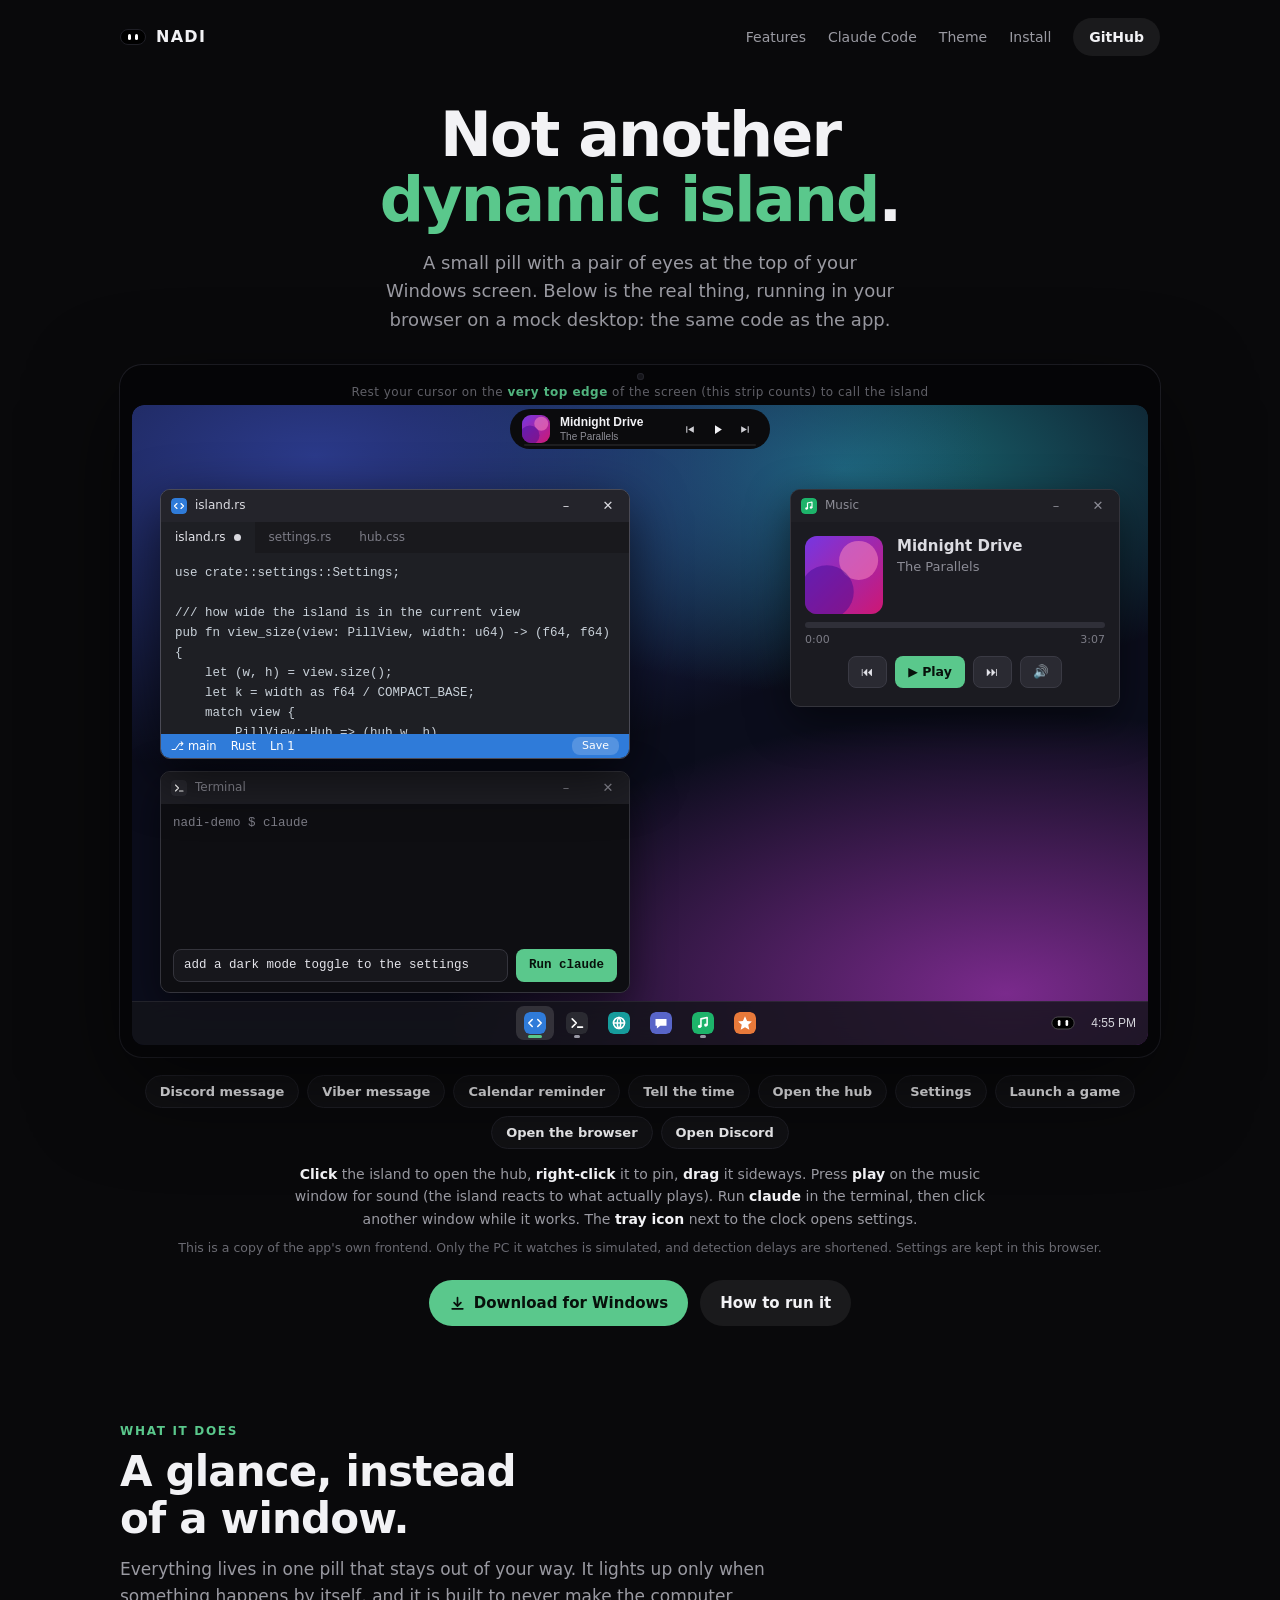
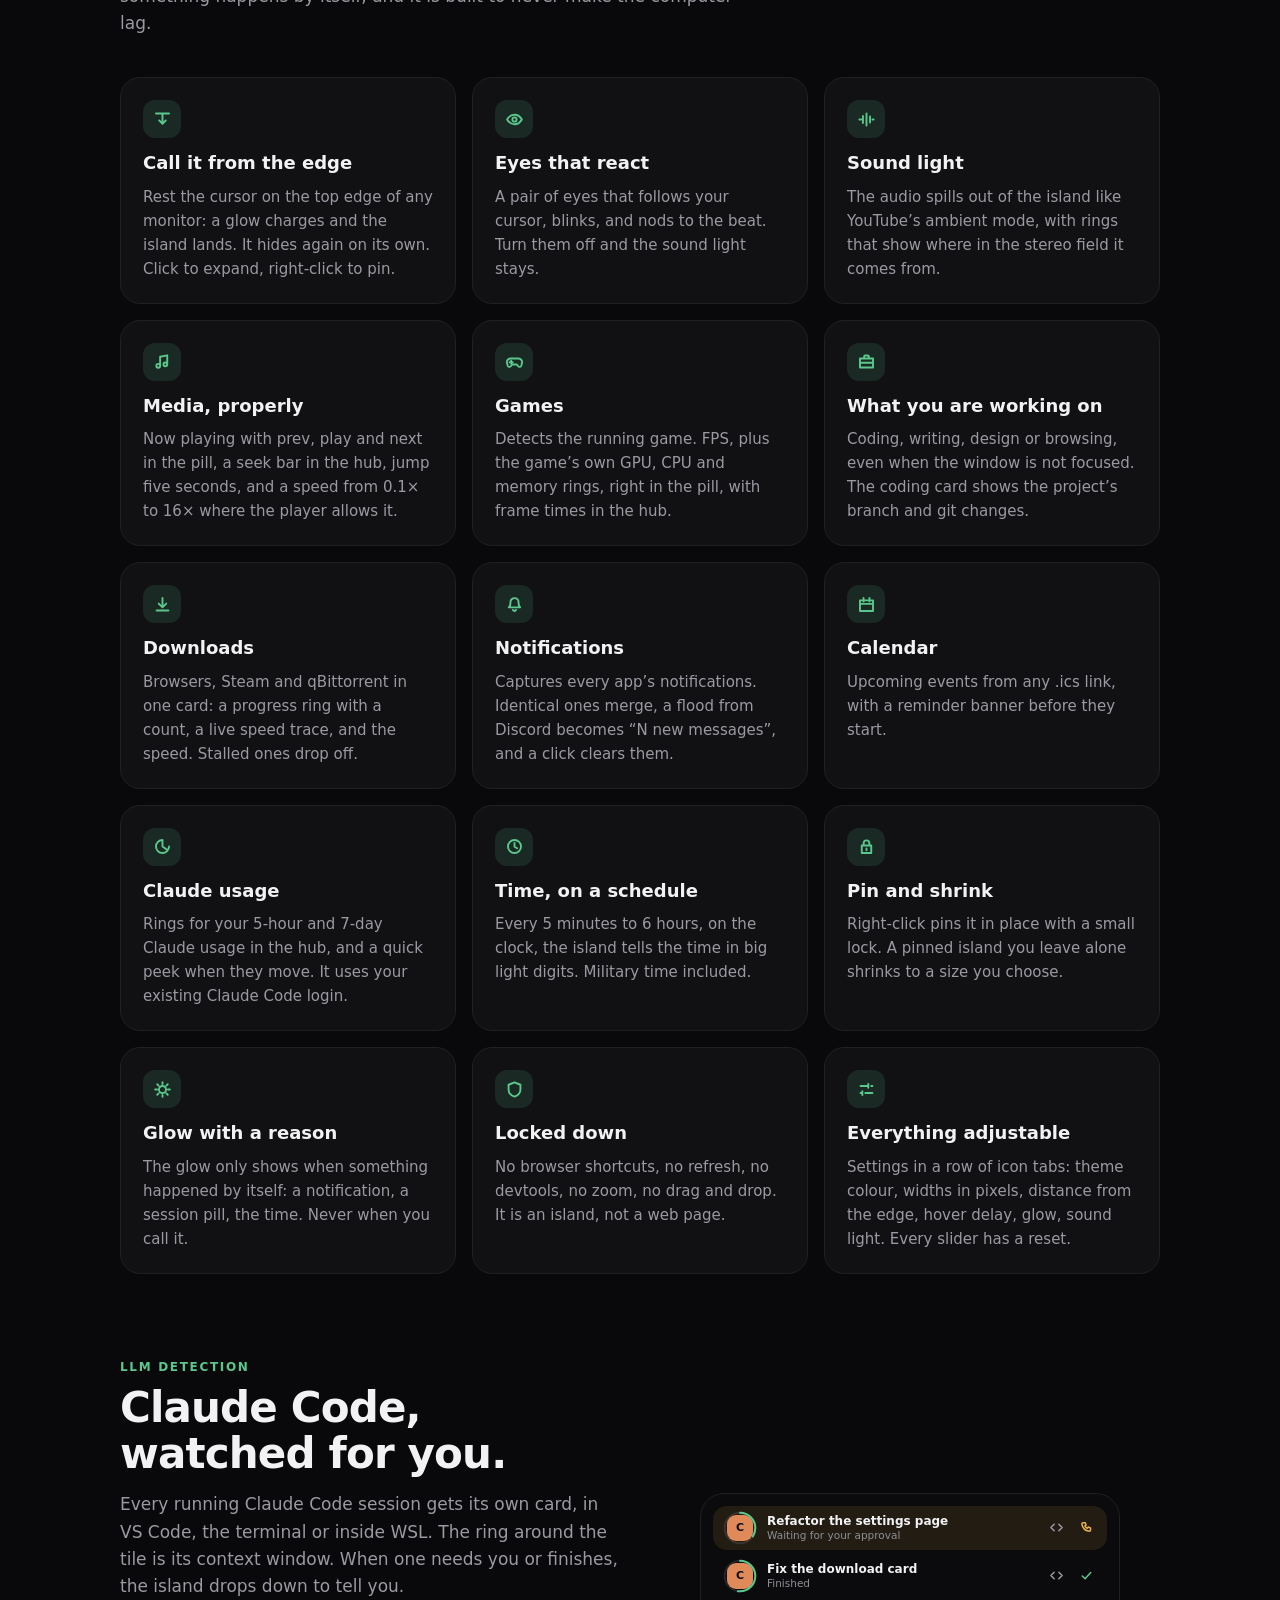
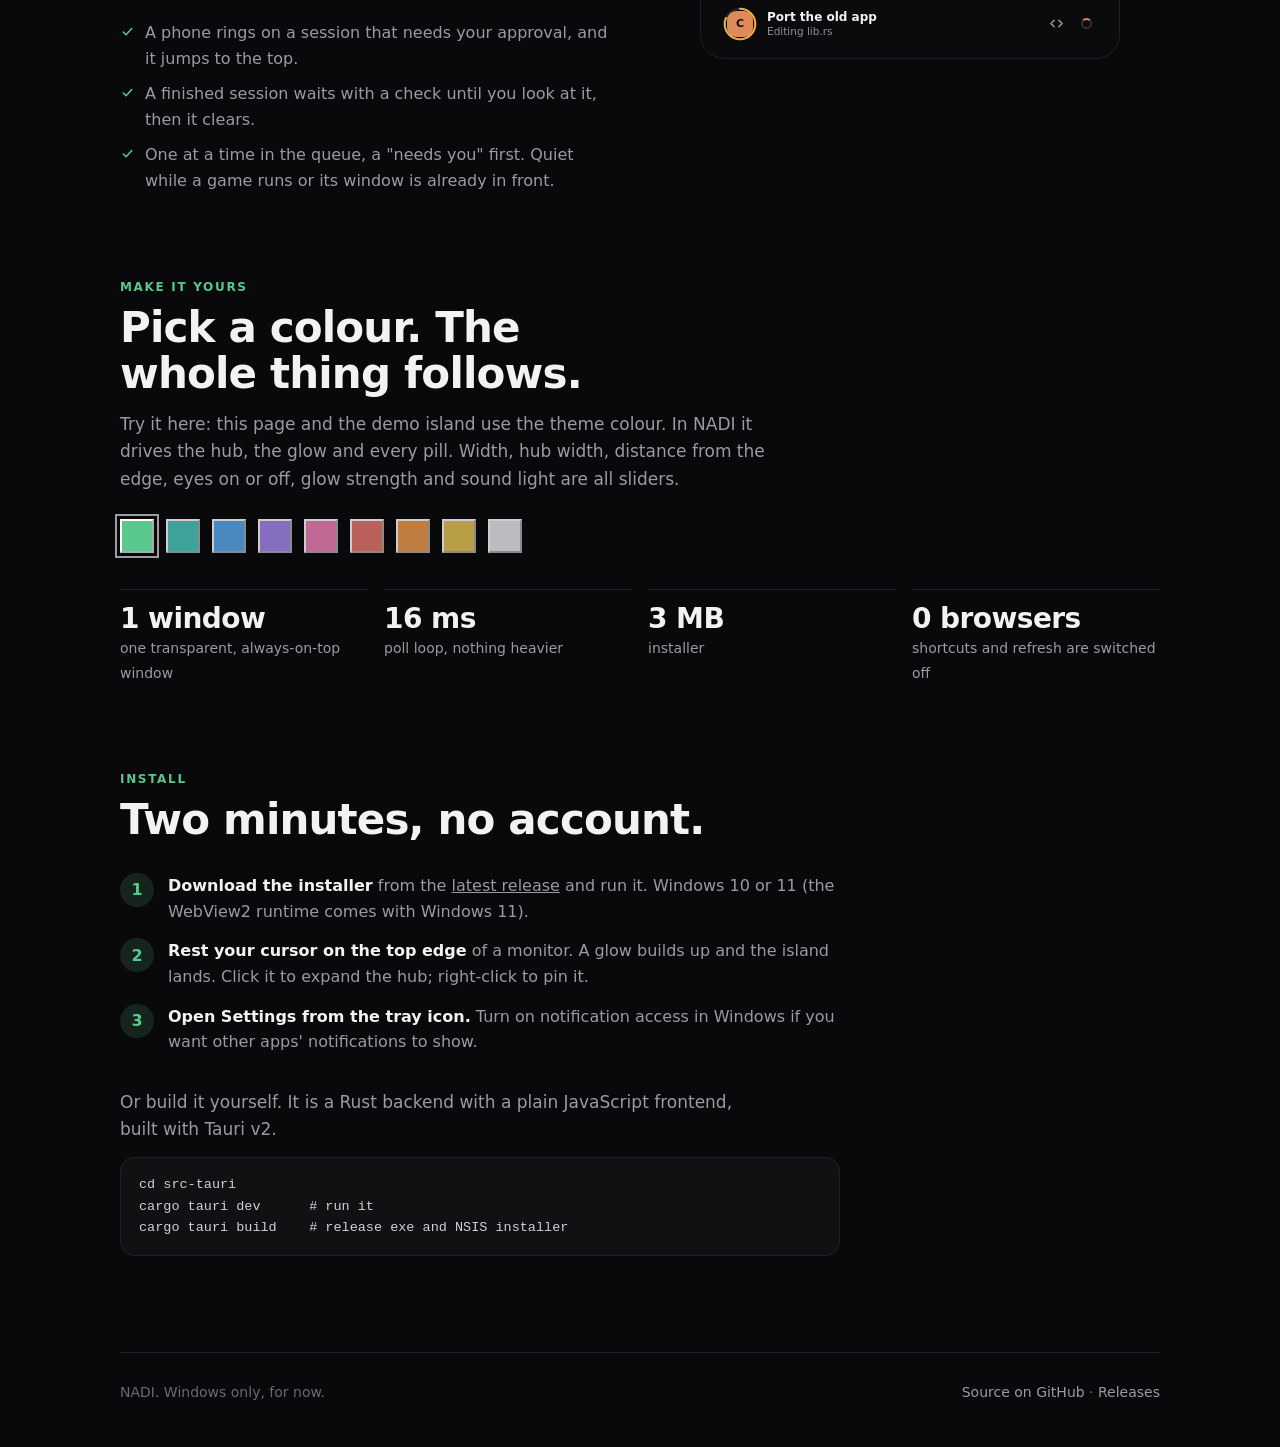
<file: docs/index.html>
<!doctype html>
<html lang="en">
<head>
<meta charset="utf-8">
<meta name="viewport" content="width=device-width, initial-scale=1">
<title>NADI — Not Another Dynamic Island</title>
<meta name="description" content="A living pill at the top of your Windows screen. It shows what is playing, which game you are in, what is downloading, which Claude Code session needs you, and what time it is. Try it on the mock desktop.">
<meta name="theme-color" content="#09090b">
<meta property="og:title" content="NADI — Not Another Dynamic Island">
<meta property="og:description" content="A Dynamic Island for the Windows desktop. Try the live demo.">
<style>
/* Layout: one dark page. The first section is a mock desktop with a working island you can play with,
   then a feature grid, the Claude Code section, the theme colour, install steps. Every colour comes
   from --accent so the swatches (here and in the demo's settings) recolour everything. */
:root {
  color-scheme: dark;
  --bg: #09090b;
  --panel: #111114;
  --line: #1f1f26;
  --fg: #f2f2f5;
  --dim: #9a9aa2;
  --mute: #6a6a72;
  --accent: #5ac88c;
  --accent-rgb: 90, 200, 140;
  --accent-deep: #3a8f63;
  --amber: #e8b04a;
  --claude: #e08a5a;
  --spring: cubic-bezier(0.34, 1.56, 0.64, 1);
  --font: "Segoe UI Variable Text", "Segoe UI", system-ui, -apple-system, sans-serif;
  --display: "Segoe UI Variable Display", "Segoe UI", system-ui, -apple-system, sans-serif;
}
* { box-sizing: border-box; }
html { scroll-behavior: smooth; }
body { margin: 0; background: var(--bg); color: var(--fg); font: 16px/1.6 var(--font); padding-inline: 20px; -webkit-font-smoothing: antialiased; }
a { color: inherit; }
.wrap { max-width: 1040px; margin: 0 auto; }
svg { display: block; }
button { font: inherit; color: inherit; }
:focus-visible { outline: 2px solid var(--accent); outline-offset: 3px; border-radius: 6px; }

nav { display: flex; align-items: center; justify-content: space-between; gap: 16px; padding-block: 18px; }
.brand { display: flex; align-items: center; gap: 10px; font-weight: 700; letter-spacing: 0.08em; text-decoration: none; }
.brand i { width: 26px; height: 16px; border-radius: 9px; background: #000; border: 1px solid var(--line); position: relative; display: block; }
.brand i::before, .brand i::after { content: ""; position: absolute; top: 4px; width: 3px; height: 6px; border-radius: 2px; background: #fff; }
.brand i::before { left: 7px; } .brand i::after { right: 7px; }
nav .links { display: flex; gap: 22px; align-items: center; font-size: 14px; color: var(--dim); }
nav .links a { text-decoration: none; } nav .links a:hover { color: var(--fg); }
@media (max-width: 640px) { nav .links a.hide-s { display: none; } }
.btn { display: inline-flex; align-items: center; gap: 8px; padding: 11px 20px; border-radius: 999px; font-weight: 600; font-size: 15px; text-decoration: none; border: 0; cursor: pointer; transition: transform 0.35s var(--spring), background 0.2s ease; }
.btn:hover { transform: translateY(-2px); }
.btn.pri { background: var(--accent); color: #07110b; }
.btn.sec { background: rgba(255,255,255,0.07); color: var(--fg); } .btn.sec:hover { background: rgba(255,255,255,0.11); }

.hero { text-align: center; padding-block: 28px 12px; }
.hero h1 { margin: 0 auto; max-width: 18ch; font: 700 clamp(36px, 6.4vw, 62px)/1.05 var(--display); letter-spacing: -0.03em; text-wrap: balance; }
.hero h1 em { font-style: normal; color: var(--accent); }
.hero p.sub { margin: 16px auto 0; max-width: 56ch; color: var(--dim); font-size: 18px; text-wrap: balance; }
.cta { display: flex; gap: 12px; justify-content: center; flex-wrap: wrap; margin-top: 22px; }

/* ================= the live demo ================= */
.hero .demo-wrap { margin-top: 30px; text-align: left; }
.li { width: 15px; height: 15px; fill: none; stroke: currentColor; stroke-width: 1.6; stroke-linecap: round; stroke-linejoin: round; flex: none; }
/* the session cards of the Claude section */
.tile { flex: none; width: 26px; height: 26px; border-radius: 9px; display: grid; place-items: center; font-weight: 700; font-size: 11px; color: #0e0e10; position: relative; margin: 0 4px; }
.tile.claude { background: var(--claude); }
.cr { position: absolute; inset: -4px; width: calc(100% + 8px); height: calc(100% + 8px); transform: rotate(-90deg); }
.cr circle { fill: none; stroke-width: 2.4; } .cr .b { stroke: rgba(255,255,255,0.1); } .cr .f { stroke-linecap: round; stroke-dasharray: 113; }
.col { min-width: 0; flex: 1; display: flex; flex-direction: column; line-height: 1.25; }
.t { font-size: 12px; font-weight: 600; color: #f2f2f5; white-space: nowrap; overflow: hidden; text-overflow: ellipsis; }
.s { font-size: 10.5px; color: #8e8e96; white-space: nowrap; overflow: hidden; text-overflow: ellipsis; }
.ico { display: grid; place-items: center; width: 22px; height: 22px; flex: none; color: var(--dim); } .ico.amber { color: var(--amber); } .ico.green { color: var(--accent); }
.ico.amber .li { animation: ring 1.1s ease-in-out infinite; transform-origin: 50% 65%; }
@keyframes ring { 0%, 60%, 100% { transform: rotate(0); } 10%, 30%, 50% { transform: rotate(-14deg); } 20%, 40% { transform: rotate(14deg); } }
.spin { width: 14px; height: 14px; border-radius: 50%; border: 2px solid rgba(255,255,255,.14); border-top-color: var(--accent); animation: dspin .9s linear infinite; display: block; } @keyframes dspin { to { transform: rotate(360deg); } }
.hcard { display: flex; align-items: center; gap: 10px; padding: 8px 10px; border-radius: 14px; min-width: 0; }
.hcard.needs { background: rgba(232, 176, 74, 0.1); }
.hcard .right { margin-left: auto; display: flex; align-items: center; gap: 8px; color: var(--dim); }

/* ================= the rest of the page ================= */
section { padding-block: 84px 0; }
.eyebrow { font-size: 12px; letter-spacing: 0.14em; text-transform: uppercase; color: var(--accent); font-weight: 700; }
h2 { margin: 8px 0 0; font: 700 clamp(28px, 4.4vw, 42px)/1.1 var(--display); letter-spacing: -0.02em; text-wrap: balance; max-width: 20ch; }
.lead { color: var(--dim); max-width: 60ch; margin: 14px 0 0; font-size: 17px; }
.grid { display: grid; grid-template-columns: repeat(auto-fit, minmax(min(100%, 300px), 1fr)); gap: 16px; margin-top: 40px; }
.feat { background: var(--panel); border: 1px solid var(--line); border-radius: 20px; padding: 22px; display: grid; gap: 10px; align-content: start; transition: transform 0.4s var(--spring), border-color 0.2s ease; }
.feat:hover { transform: translateY(-3px); border-color: rgba(var(--accent-rgb), 0.35); }
.feat .mark { width: 38px; height: 38px; border-radius: 12px; background: rgba(var(--accent-rgb), 0.13); color: var(--accent); display: grid; place-items: center; } .feat .mark .li { width: 19px; height: 19px; }
.feat h3 { margin: 4px 0 0; font: 650 18px/1.25 var(--display); } .feat p { margin: 0; color: var(--dim); font-size: 15px; }
.split { display: grid; grid-template-columns: minmax(0, 1fr) minmax(0, 1fr); gap: 40px; align-items: center; } @media (max-width: 820px) { .split { grid-template-columns: 1fr; } }
.stack { display: grid; gap: 4px; background: #0b0b0d; border-radius: 24px; padding: 12px; border: 1px solid var(--line); max-width: 420px; justify-self: center; width: 100%; }
.ticks { list-style: none; padding: 0; margin: 20px 0 0; display: grid; gap: 10px; color: var(--dim); } .ticks li { display: flex; gap: 10px; align-items: flex-start; } .ticks .li { margin-top: 4px; color: var(--accent); }
.swatches { display: flex; flex-wrap: wrap; gap: 12px; margin-top: 26px; }
.swatches .sw { width: 34px; height: 34px; opacity: 0.8; transition: transform 0.35s var(--spring), opacity 0.15s ease; } .swatches .sw:hover { transform: scale(1.15); opacity: 1; } .swatches .sw[aria-pressed="true"] { opacity: 1; box-shadow: 0 0 0 3px var(--bg), 0 0 0 5px rgba(255,255,255,0.6); }
.facts { display: grid; grid-template-columns: repeat(auto-fit, minmax(150px, 1fr)); gap: 16px; margin-top: 36px; } .fact { border-top: 1px solid var(--line); padding-top: 14px; } .fact b { display: block; font: 700 28px/1.1 var(--display); letter-spacing: -0.02em; } .fact span { color: var(--dim); font-size: 14px; }
.steps { counter-reset: s; display: grid; gap: 14px; margin: 30px 0 0; padding: 0; list-style: none; max-width: 720px; } .steps li { counter-increment: s; display: grid; grid-template-columns: 34px 1fr; gap: 14px; align-items: start; color: var(--dim); }
.steps li::before { content: counter(s); width: 34px; height: 34px; border-radius: 50%; display: grid; place-items: center; background: rgba(var(--accent-rgb), 0.14); color: var(--accent); font-weight: 700; } .steps b { color: var(--fg); }
pre { margin: 14px 0 0; padding: 16px 18px; border-radius: 14px; background: var(--panel); border: 1px solid var(--line); overflow-x: auto; color: #cfd0d6; font: 13.5px/1.6 ui-monospace, "Cascadia Code", Consolas, monospace; max-width: 720px; }
footer { margin-top: 96px; padding-block: 28px 44px; border-top: 1px solid var(--line); display: flex; flex-wrap: wrap; gap: 14px 28px; justify-content: space-between; color: var(--mute); font-size: 14px; } footer a { color: var(--dim); text-decoration: none; } footer a:hover { color: var(--fg); }
@media (prefers-reduced-motion: reduce) { *, *::before, *::after { animation: none !important; transition: none !important; } html { scroll-behavior: auto; } }
</style>
<link rel="stylesheet" href="demo/desktop.css">
</head>
<body>
<div class="wrap">
  <nav>
    <a class="brand" href="#top"><i></i>NADI</a>
    <div class="links">
      <a class="hide-s" href="#features">Features</a>
      <a class="hide-s" href="#claude">Claude Code</a>
      <a class="hide-s" href="#theme">Theme</a>
      <a href="#install">Install</a>
      <a class="btn sec" style="padding:8px 16px;font-size:14px" href="https://github.com/Llyme/not-another-dynamic-island">GitHub</a>
    </div>
  </nav>

  <header class="hero" id="top">
    <h1>Not another <em>dynamic island</em>.</h1>
    <p class="sub">A small pill with a pair of eyes at the top of your Windows screen. Below is the real thing, running in your browser on a mock desktop: the same code as the app.</p>

    <div class="demo-wrap">
      <div class="screen">
        <div class="bezel"><span class="tip">Rest your cursor on the <b>very top edge</b> of the screen (this strip counts) to call the island</span></div>
        <div class="scrollx">
          <div class="desk" id="desk">
            <div class="wall"></div>
            <div class="dtoast"></div>
          </div>
        </div>
      </div>
      <div class="tryit" id="tryit">
        <button class="chip" data-d="discord">Discord message</button>
        <button class="chip" data-d="viber">Viber message</button>
        <button class="chip" data-d="reminder">Calendar reminder</button>
        <button class="chip" data-d="time">Tell the time</button>
        <button class="chip" data-d="hub">Open the hub</button>
        <button class="chip" data-d="settings">Settings</button>
        <button class="chip" data-o="game">Launch a game</button>
        <button class="chip" data-o="browser">Open the browser</button>
        <button class="chip" data-o="chat">Open Discord</button>
      </div>
      <p class="demo-cap"><b>Click</b> the island to open the hub, <b>right-click</b> it to pin, <b>drag</b> it sideways. Press <b>play</b> on the music window for sound (the island reacts to what actually plays). Run <b>claude</b> in the terminal, then click another window while it works. The <b>tray icon</b> next to the clock opens settings.</p>
      <p class="demo-note">This is a copy of the app's own frontend. Only the PC it watches is simulated, and detection delays are shortened. Settings are kept in this browser.</p>
    </div>

    <div class="cta">
      <a class="btn pri" href="https://github.com/Llyme/not-another-dynamic-island/releases/latest"><svg class="li" viewBox="0 0 16 16" style="width:17px;height:17px"><path d="M8 2.5v7.5M4.8 7.2 8 10.4l3.2-3.2M3 13h10"/></svg>Download for Windows</a>
      <a class="btn sec" href="#install">How to run it</a>
    </div>
  </header>

  <section id="features">
    <div class="eyebrow">What it does</div>
    <h2>A glance, instead of a window.</h2>
    <p class="lead">Everything lives in one pill that stays out of your way. It lights up only when something happens by itself, and it is built to never make the computer lag.</p>
    <div class="grid" id="grid"></div>
  </section>

  <section id="claude">
    <div class="split">
      <div>
        <div class="eyebrow">LLM Detection</div>
        <h2>Claude Code, watched for you.</h2>
        <p class="lead">Every running Claude Code session gets its own card, in VS Code, the terminal or inside WSL. The ring around the tile is its context window. When one needs you or finishes, the island drops down to tell you.</p>
        <ul class="ticks">
          <li><svg class="li" viewBox="0 0 16 16"><path d="M3.5 8.5 6.5 11.5 12.5 4.8"/></svg>A phone rings on a session that needs your approval, and it jumps to the top.</li>
          <li><svg class="li" viewBox="0 0 16 16"><path d="M3.5 8.5 6.5 11.5 12.5 4.8"/></svg>A finished session waits with a check until you look at it, then it clears.</li>
          <li><svg class="li" viewBox="0 0 16 16"><path d="M3.5 8.5 6.5 11.5 12.5 4.8"/></svg>One at a time in the queue, a "needs you" first. Quiet while a game runs or its window is already in front.</li>
        </ul>
      </div>
      <div class="stack" aria-hidden="true" id="sessions"></div>
    </div>
  </section>

  <section id="theme">
    <div class="eyebrow">Make it yours</div>
    <h2>Pick a colour. The whole thing follows.</h2>
    <p class="lead">Try it here: this page and the demo island use the theme colour. In NADI it drives the hub, the glow and every pill. Width, hub width, distance from the edge, eyes on or off, glow strength and sound light are all sliders.</p>
    <div class="swatches" id="swatches"></div>
    <div class="facts">
      <div class="fact"><b>1 window</b><span>one transparent, always-on-top window</span></div>
      <div class="fact"><b>16 ms</b><span>poll loop, nothing heavier</span></div>
      <div class="fact"><b>3 MB</b><span>installer</span></div>
      <div class="fact"><b>0 browsers</b><span>shortcuts and refresh are switched off</span></div>
    </div>
  </section>

  <section id="install">
    <div class="eyebrow">Install</div>
    <h2>Two minutes, no account.</h2>
    <ol class="steps">
      <li><div><b>Download the installer</b> from the <a href="https://github.com/Llyme/not-another-dynamic-island/releases/latest">latest release</a> and run it. Windows 10 or 11 (the WebView2 runtime comes with Windows 11).</div></li>
      <li><div><b>Rest your cursor on the top edge</b> of a monitor. A glow builds up and the island lands. Click it to expand the hub; right-click to pin it.</div></li>
      <li><div><b>Open Settings from the tray icon.</b> Turn on notification access in Windows if you want other apps' notifications to show.</div></li>
    </ol>
    <p class="lead" style="margin-top:34px">Or build it yourself. It is a Rust backend with a plain JavaScript frontend, built with Tauri v2.</p>
<pre>cd src-tauri
cargo tauri dev      # run it
cargo tauri build    # release exe and NSIS installer</pre>
  </section>

  <footer>
    <div>NADI. Windows only, for now.</div>
    <div><a href="https://github.com/Llyme/not-another-dynamic-island">Source on GitHub</a> · <a href="https://github.com/Llyme/not-another-dynamic-island/releases">Releases</a></div>
  </footer>
</div>


<script src="demo/backend.js"></script>
<script src="demo/audio.js"></script>
<script src="demo/world.js"></script>
<script src="demo/desktop.js"></script>
<script>
const $ = (s, r = document) => r.querySelector(s);
const ACCENTS = ['#5ac88c', '#4cc9c0', '#5aa9f0', '#a487ee', '#ee7fb5', '#e8776f', '#ee9a4d', '#e3c457', '#e8e8ee'];
const P = {
  bell: 'M8 2.6a3.4 3.4 0 0 0-3.4 3.4c0 3.6-1.4 4.4-1.4 4.4h9.6s-1.4-.8-1.4-4.4A3.4 3.4 0 0 0 8 2.6zM6.7 12.6a1.4 1.4 0 0 0 2.6 0',
  phone: 'M4.4 2.8h2.2l1 2.6-1.4.9a6.2 6.2 0 0 0 2.6 2.6l.9-1.4 2.6 1v2.2a1.4 1.4 0 0 1-1.4 1.4A9.4 9.4 0 0 1 3 4.2a1.4 1.4 0 0 1 1.4-1.4z',
  check: 'M3.5 8.5 6.5 11.5 12.5 4.8', code: 'M5.5 4.5 2 8l3.5 3.5M10.5 4.5 14 8l-3.5 3.5', dl: 'M8 2.5v7.5M4.8 7.2 8 10.4l3.2-3.2M3 13h10',
  game: 'M4.6 5.5h6.8a3 3 0 0 1 2.9 3.7l-.6 2.3a1.5 1.5 0 0 1-2.6.5L10 10.5H6l-1.1 1.5a1.5 1.5 0 0 1-2.6-.5l-.6-2.3a3 3 0 0 1 2.9-3.7zM5.2 7.3v2.6M3.9 8.6h2.6',
  cal: 'M2.5 4.5h11v9h-11zM2.5 7.5h11M5.5 2.5v3M10.5 2.5v3', clock: 'M8 2.5a5.5 5.5 0 1 0 0 11 5.5 5.5 0 0 0 0-11zM8 5v3.2l2.2 1.3',
  eye: 'M1.8 8s2.2-4 6.2-4 6.2 4 6.2 4-2.2 4-6.2 4-6.2-4-6.2-4zM8 9.8a1.8 1.8 0 1 0 0-3.6 1.8 1.8 0 0 0 0 3.6z',
  sun: 'M8 5a3 3 0 1 0 0 6 3 3 0 0 0 0-6zM8 1.8v1.6M8 12.6v1.6M1.8 8h1.6M12.6 8h1.6M3.6 3.6l1.1 1.1M11.3 11.3l1.1 1.1M12.4 3.6l-1.1 1.1M4.7 11.3l-1.1 1.1',
  wave: 'M2 8h1.5M5 5v6M8 3v10M11 5.5v5M14 8h-1', shield: 'M8 2 3 4v4c0 3 2.2 5 5 6 2.8-1 5-3 5-6V4z', sliders: 'M3 5h6.5M12 5h1M3 11h1.5M7 11h6M9.5 3.4v3.2M4.5 9.4v3.2',
  music: 'M6 11.6V4l6-1.2v7.6M6 11.6a1.6 1.6 0 1 1-1.6-1.6A1.6 1.6 0 0 1 6 11.6zM12 10.4a1.6 1.6 0 1 1-1.6-1.6 1.6 1.6 0 0 1 1.6 1.6z',
  lock: 'M4 7.2h8v6.3H4zM5.6 7.2V5.2a2.4 2.4 0 0 1 4.8 0v2M8 9.6v1.6', edge: 'M2.5 3h11M8 3.5v8M5.2 8.8 8 11.6l2.8-2.8',
  usage: 'M8 2.5a5.5 5.5 0 1 0 5.5 5.5M8 2.5V8l3.6 2.6', brief: 'M2.5 5.5h11v7.5h-11zM6 5.5V4a1 1 0 0 1 1-1h2a1 1 0 0 1 1 1v1.5M2.5 9h11',
};
const li = (n, st = '') => `<svg class="li" viewBox="0 0 16 16" style="${st}"><path d="${P[n]}"/></svg>`;
const ring = (f, c) => `<svg class="cr" viewBox="0 0 40 40"><circle class="b" cx="20" cy="20" r="18"/><circle class="f" cx="20" cy="20" r="18" data-ring style="stroke:${c};stroke-dashoffset:${113 * (1 - f)}"/></svg>`;
const FEATS = [
  ['edge', 'Call it from the edge', 'Rest the cursor on the top edge of any monitor: a glow charges and the island lands. It hides again on its own. Click to expand, right-click to pin.'],
  ['eye', 'Eyes that react', 'A pair of eyes that follows your cursor, blinks, and nods to the beat. Turn them off and the sound light stays.'],
  ['wave', 'Sound light', 'The audio spills out of the island like YouTube’s ambient mode, with rings that show where in the stereo field it comes from.'],
  ['music', 'Media, properly', 'Now playing with prev, play and next in the pill, a seek bar in the hub, jump five seconds, and a speed from 0.1× to 16× where the player allows it.'],
  ['game', 'Games', 'Detects the running game. FPS, plus the game’s own GPU, CPU and memory rings, right in the pill, with frame times in the hub.'],
  ['brief', 'What you are working on', 'Coding, writing, design or browsing, even when the window is not focused. The coding card shows the project’s branch and git changes.'],
  ['dl', 'Downloads', 'Browsers, Steam and qBittorrent in one card: a progress ring with a count, a live speed trace, and the speed. Stalled ones drop off.'],
  ['bell', 'Notifications', 'Captures every app’s notifications. Identical ones merge, a flood from Discord becomes “N new messages”, and a click clears them.'],
  ['cal', 'Calendar', 'Upcoming events from any .ics link, with a reminder banner before they start.'],
  ['usage', 'Claude usage', 'Rings for your 5-hour and 7-day Claude usage in the hub, and a quick peek when they move. It uses your existing Claude Code login.'],
  ['clock', 'Time, on a schedule', 'Every 5 minutes to 6 hours, on the clock, the island tells the time in big light digits. Military time included.'],
  ['lock', 'Pin and shrink', 'Right-click pins it in place with a small lock. A pinned island you leave alone shrinks to a size you choose.'],
  ['sun', 'Glow with a reason', 'The glow only shows when something happened by itself: a notification, a session pill, the time. Never when you call it.'],
  ['shield', 'Locked down', 'No browser shortcuts, no refresh, no devtools, no zoom, no drag and drop. It is an island, not a web page.'],
  ['sliders', 'Everything adjustable', 'Settings in a row of icon tabs: theme colour, widths in pixels, distance from the edge, hover delay, glow, sound light. Every slider has a reset.'],
];
$('#grid').innerHTML = FEATS.map(([i, t, d]) => `<article class="feat"><div class="mark">${li(i)}</div><h3>${t}</h3><p>${d}</p></article>`).join('');
$('#sessions').innerHTML = `
  <div class="hcard needs"><div class="tile claude">C${ring(0.34, '#5ac88c')}</div><div class="col"><span class="t">Refactor the settings page</span><span class="s">Waiting for your approval</span></div><div class="right"><span class="ico">${li('code')}</span><span class="ico amber">${li('phone')}</span></div></div>
  <div class="hcard"><div class="tile claude">C${ring(0.52, '#5ac88c')}</div><div class="col"><span class="t">Fix the download card</span><span class="s">Finished</span></div><div class="right"><span class="ico">${li('code')}</span><span class="ico green">${li('check')}</span></div></div>
  <div class="hcard"><div class="tile claude">C${ring(0.81, '#e8b04a')}</div><div class="col"><span class="t">Port the old app</span><span class="s">Editing lib.rs</span></div><div class="right"><span class="ico">${li('code')}</span><span class="ico"><i class="spin"></i></span></div></div>`;


// ---- the demo: the island's own page in a frame the size of its window; backend.js and world.js stand in for Rust and Windows
const desk = $('#desk');
const frame = document.createElement('iframe');
frame.className = 'nadi';
frame.title = 'NADI, the island';
frame.src = 'demo/ui/index.html';
desk.append(frame);
frame.addEventListener('load', () => { NADI.start(frame, desk); setAccent(NADI.settings().accent_color, true); try { setIslandAccent(NADI.settings().accent_color); } catch (_) {} });

// the theme colour: the page, the island's own CSS variables and the saved setting
function setIslandAccent(hex) {
  const n = parseInt(hex.slice(1), 16), r = (n >> 16) & 255, g = (n >> 8) & 255, b = n & 255;
  const s = frame.contentDocument.documentElement.style;
  s.setProperty('--accent', hex); s.setProperty('--accent-rgb', `${r}, ${g}, ${b}`);
  s.setProperty('--accent-light-rgb', `${Math.round(r + (255 - r) * 0.28)}, ${Math.round(g + (255 - g) * 0.28)}, ${Math.round(b + (255 - b) * 0.28)}`);
  s.setProperty('--accent-deep', `rgb(${Math.round(r * 0.62)}, ${Math.round(g * 0.62)}, ${Math.round(b * 0.62)})`);
}
function setAccent(hex, fromIsland) {
  if (!/^#[0-9a-f]{6}$/i.test(hex || '')) hex = ACCENTS[0];
  hex = hex.toLowerCase();
  const n = parseInt(hex.slice(1), 16), r = (n >> 16) & 255, g = (n >> 8) & 255, b = n & 255;
  const s = document.documentElement.style;
  s.setProperty('--accent', hex); s.setProperty('--accent-rgb', `${r}, ${g}, ${b}`); s.setProperty('--accent-deep', `rgb(${Math.round(r * 0.62)}, ${Math.round(g * 0.62)}, ${Math.round(b * 0.62)})`);
  if (!fromIsland) {
    try { setIslandAccent(hex); } catch (_) {}
    NADI.settings().accent_color = hex;
    NADI.persist();
  }
  document.querySelectorAll('.sw').forEach((x) => x.setAttribute('aria-pressed', x.dataset.c === hex));
}
NADI.onAccent = (hex) => setAccent(hex, true);
$('#swatches').innerHTML = ACCENTS.map((c) => `<button class="sw" data-c="${c}" style="background:${c}" aria-label="Theme colour ${c}" aria-pressed="${c === ACCENTS[0]}"></button>`).join('');
$('#swatches').addEventListener('click', (e) => { const b = e.target.closest('.sw'); if (b) setAccent(b.dataset.c); });
$('#tryit').addEventListener('click', (e) => {
  const b = e.target.closest('button');
  if (!b) return;
  if (b.dataset.d) NADI.demo[b.dataset.d]();
  if (b.dataset.o) NADI.demo.open(b.dataset.o);
});
</script>
</body>
</html>
</file>
<file: docs/demo/desktop.css>
/* The mock desktop around the island. Only props: the island itself is the real frontend in the iframe. */
.screen { position: relative; margin: 0 auto; max-width: 1180px; border-radius: 22px; background: #050507; padding: 0 12px 12px; box-shadow: 0 30px 90px rgba(0, 0, 0, 0.55), 0 0 0 1px #1f1f26; }
.bezel { height: 40px; display: flex; align-items: center; justify-content: center; position: relative; color: var(--mute); font-size: 12px; letter-spacing: 0.04em; }
.bezel::before { content: ""; position: absolute; left: 50%; top: 8px; width: 7px; height: 7px; margin-left: -3px; border-radius: 50%; background: #15151a; box-shadow: inset 0 0 0 1px #24242b; }
.bezel .tip { position: absolute; left: 14px; right: 14px; text-align: center; top: 18px; opacity: 0.9; pointer-events: none; }
.bezel .tip b { color: var(--accent); font-weight: 600; }
.scrollx { overflow-x: auto; border-radius: 12px; }
.desk { position: relative; height: 640px; min-width: 760px; overflow: hidden; border-radius: 12px; background: #0a0a14; isolation: isolate; color-scheme: dark; user-select: none; -webkit-user-select: none; }
@media (max-width: 900px) { .desk { height: 560px; } }
.wall { position: absolute; inset: 0; background: radial-gradient(120% 90% at 18% 8%, #2b3a8a 0%, transparent 55%), radial-gradient(100% 80% at 86% 92%, #7a2a8c 0%, transparent 55%), radial-gradient(90% 70% at 70% 10%, #1b6f7a 0%, transparent 50%), #0b0d1c; }
.desk iframe.nadi { position: absolute; left: 0; top: 0; width: 140px; height: 28px; border: 0; background: transparent; pointer-events: none; z-index: 100000; color-scheme: dark; will-change: transform; }

.win { position: absolute; display: flex; flex-direction: column; background: #1b1b21; border: 1px solid #34343c; border-radius: 10px; box-shadow: 0 14px 40px rgba(0, 0, 0, 0.5); overflow: hidden; font: 13px/1.45 "Segoe UI Variable Text", "Segoe UI", system-ui, sans-serif; color: #dcdce2; }
.win[hidden] { display: none; }
.win.active { border-color: #4a4a55; box-shadow: 0 18px 54px rgba(0, 0, 0, 0.65); }
.wbar { display: flex; align-items: center; gap: 8px; height: 32px; padding: 0 4px 0 10px; background: #24242b; cursor: default; touch-action: none; flex: none; }
.win:not(.active) .wbar { background: #1f1f25; color: #8c8c96; }
.wbar img { width: 16px; height: 16px; border-radius: 4px; flex: none; }
.wtitle { flex: 1; min-width: 0; font-size: 12px; white-space: nowrap; overflow: hidden; text-overflow: ellipsis; }
.wbar button { width: 34px; height: 26px; border: 0; background: transparent; color: inherit; border-radius: 6px; cursor: pointer; font-size: 13px; }
.wbar button:hover { background: rgba(255, 255, 255, 0.1); } .wbar button[data-a="close"]:hover { background: #c42b1c; color: #fff; }
.wbody { flex: 1; min-height: 0; display: flex; flex-direction: column; }
.mut { color: #7c7c86; } .hint { color: #8c8c96; font-size: 12px; margin: 8px 0 0; } .hint b { color: #dcdce2; font-weight: 600; }
.row { display: flex; gap: 8px; align-items: center; } .row.wrap { flex-wrap: wrap; }
.dbtn { padding: 6px 12px; border-radius: 8px; border: 1px solid #3a3a44; background: #2a2a32; color: #e4e4ea; font: inherit; font-size: 12.5px; cursor: pointer; }
.dbtn:hover { background: #33333c; } .dbtn:active { transform: scale(0.97); }
.dbtn.go { background: var(--accent); border-color: transparent; color: #07110b; font-weight: 600; } .dbtn.go:hover { filter: brightness(1.08); }
.dbtn.pressed { outline: 2px solid #fff; }

/* editor */
.ed { display: flex; flex-direction: column; height: 100%; background: #1e1f24; }
.ed .tabs { display: flex; font-size: 12px; background: #19191d; flex: none; } .ed .tabs > * { padding: 7px 14px; color: #7c7c86; } .ed .tabs b { color: #e4e4ea; background: #1e1f24; font-weight: 500; position: relative; }
.ed .dot { display: inline-block; width: 7px; height: 7px; border-radius: 50%; background: #d8d8de; margin-left: 8px; }
.ed textarea { flex: 1; min-height: 0; resize: none; border: 0; outline: 0; background: transparent; color: #c9d1d9; font: 12.5px/1.6 ui-monospace, "Cascadia Code", Consolas, monospace; padding: 10px 14px; tab-size: 4; }
.ed .status { display: flex; align-items: center; gap: 14px; padding: 3px 10px; background: #2f7bd9; color: #fff; font-size: 11.5px; flex: none; } .ed .status .dbtn { margin-left: auto; padding: 1px 10px; font-size: 11px; background: rgba(255, 255, 255, 0.18); border: 0; color: #fff; }

/* terminal */
.term { display: flex; flex-direction: column; height: 100%; background: #0e0e12; font: 12.5px/1.5 ui-monospace, "Cascadia Code", Consolas, monospace; padding: 10px 12px; gap: 8px; }
.tlog { flex: 1; min-height: 0; overflow-y: auto; } .tlog p { margin: 0 0 3px; } .tlog .ok { color: var(--accent); } .tlog .ask { color: #e8b04a; } .tlog code { background: #24242b; padding: 1px 5px; border-radius: 4px; }
.tlog .cur { color: #e08a5a; display: flex; align-items: center; gap: 8px; }
.spin { width: 11px; height: 11px; border-radius: 50%; border: 2px solid rgba(255, 255, 255, 0.15); border-top-color: #e08a5a; animation: dspin 0.9s linear infinite; display: inline-block; } @keyframes dspin { to { transform: rotate(360deg); } }
.tctl input { flex: 1; min-width: 0; background: #17171c; border: 1px solid #34343c; color: #e4e4ea; border-radius: 8px; padding: 6px 10px; font: inherit; outline: 0; } .tctl input:focus { border-color: #5a5a66; }
.tctl .hint { font-family: "Segoe UI", system-ui, sans-serif; margin: 0; }

/* music */
.mus { display: grid; grid-template-columns: 78px 1fr; grid-template-rows: auto auto auto auto; gap: 8px 14px; padding: 14px; align-items: center; }
.mus .cover { grid-row: 1 / 3; width: 78px; height: 78px; border-radius: 12px; object-fit: cover; background: #2a2a32; }
.mtxt { display: flex; flex-direction: column; min-width: 0; align-self: end; } .mtxt b { font-size: 15px; } .mtxt span { color: #8c8c96; }
.mseek { grid-column: 1 / 3; height: 6px; border-radius: 3px; background: #2f2f38; cursor: pointer; overflow: hidden; } .mseek i { display: block; height: 100%; width: 0; background: var(--accent); }
.mtime { grid-column: 1 / 3; display: flex; justify-content: space-between; font-size: 11px; color: #7c7c86; margin-top: -4px; }
.mctl { grid-column: 1 / 3; justify-content: center; }

/* browser */
.brw { display: flex; flex-direction: column; height: 100%; background: #f4f4f7; color: #1a1a20; }
.url { padding: 7px 10px; background: #e6e6ec; flex: none; } .url span { display: block; background: #fff; border-radius: 14px; padding: 4px 12px; font-size: 12px; color: #55555e; }
.page { padding: 18px 20px; overflow-y: auto; } .page h3 { margin: 0 0 6px; font-size: 20px; } .page p { margin: 0 0 14px; color: #4a4a54; }
.shelf { margin-top: 16px; display: grid; gap: 8px; } .dli { display: grid; grid-template-columns: 1fr 90px 64px; gap: 10px; align-items: center; font-size: 12px; color: #33333b; } .dli span { overflow: hidden; text-overflow: ellipsis; white-space: nowrap; } .dli i { height: 5px; background: #d8d8e0; border-radius: 3px; overflow: hidden; } .dli b { display: block; height: 100%; background: #2f7bd9; } .dli em { font-style: normal; color: #6a6a74; text-align: right; }

/* chat */
.chat { display: flex; flex-direction: column; height: 100%; padding: 12px 14px; gap: 10px; background: #2b2d39; }
.cmsgs { flex: 1; min-height: 0; overflow-y: auto; } .cmsgs p { margin: 0 0 6px; } .cmsgs b { color: #aab4ff; margin-right: 6px; }

/* game */
.win.gamewin { inset: 0; width: auto !important; height: auto !important; border: 0; border-radius: 0; background: #000; }
.gamewin canvas { position: absolute; inset: 0; width: 100%; height: 100%; cursor: crosshair; }
.gquit { position: absolute; left: 14px; top: 14px; padding: 6px 12px; border-radius: 8px; border: 0; background: rgba(255, 255, 255, 0.12); color: #fff; font: 12px "Segoe UI", sans-serif; cursor: pointer; } .gquit:hover { background: rgba(255, 255, 255, 0.2); }
.ghint { position: absolute; right: 14px; bottom: 14px; font: 12px "Segoe UI", sans-serif; color: rgba(255, 255, 255, 0.45); }

/* taskbar and tray */
.taskbar { position: absolute; left: 0; right: 0; bottom: 0; height: 44px; display: flex; align-items: center; justify-content: space-between; padding: 0 10px; background: rgba(20, 20, 26, 0.82); backdrop-filter: blur(18px); border-top: 1px solid rgba(255, 255, 255, 0.07); z-index: 90000; font: 12px "Segoe UI", sans-serif; color: #d6d6dc; }
.desk.gaming .taskbar { display: none; }
.tapps { display: flex; gap: 4px; margin: 0 auto; }
.tbtn { position: relative; width: 38px; height: 34px; border: 0; border-radius: 8px; background: transparent; cursor: pointer; display: grid; place-items: center; } .tbtn:hover { background: rgba(255, 255, 255, 0.09); } .tbtn.fg { background: rgba(255, 255, 255, 0.13); }
.tbtn img { width: 22px; height: 22px; border-radius: 6px; } .tbtn i { position: absolute; bottom: 2px; left: 50%; width: 0; height: 3px; margin-left: 0; border-radius: 2px; background: #9a9aa6; transition: width 0.2s, margin 0.2s; } .tbtn.open i { width: 6px; margin-left: -3px; } .tbtn.fg i { width: 14px; margin-left: -7px; background: var(--accent); }
.ttray { position: absolute; right: 12px; display: flex; align-items: center; gap: 12px; }
.tnadi { width: 34px; height: 30px; border: 0; background: transparent; border-radius: 6px; cursor: pointer; display: grid; place-items: center; } .tnadi:hover { background: rgba(255, 255, 255, 0.1); } .tnadi svg { width: 24px; height: 14px; }
.tmenu { position: absolute; right: 8px; bottom: 50px; min-width: 170px; padding: 6px; border-radius: 10px; background: #26262d; border: 1px solid #3a3a44; box-shadow: 0 12px 34px rgba(0, 0, 0, 0.6); z-index: 95000; }
.tmenu[hidden] { display: none; } .tmenu button { display: block; width: 100%; text-align: left; border: 0; background: transparent; color: #e4e4ea; padding: 7px 10px; border-radius: 6px; font: 13px "Segoe UI", sans-serif; cursor: pointer; } .tmenu button:hover { background: rgba(255, 255, 255, 0.09); } .tmenu hr { border: 0; height: 1px; background: #3a3a44; margin: 4px 2px; }
.dtoast { position: absolute; left: 50%; bottom: 60px; transform: translate(-50%, 12px); max-width: 80%; padding: 9px 16px; border-radius: 12px; background: rgba(30, 30, 36, 0.95); border: 1px solid #3a3a44; color: #e4e4ea; font: 13px "Segoe UI", sans-serif; opacity: 0; pointer-events: none; transition: opacity 0.25s, transform 0.25s; z-index: 95000; } .dtoast.on { opacity: 1; transform: translate(-50%, 0); }
.tryit { display: flex; flex-wrap: wrap; gap: 8px; justify-content: center; margin: 18px auto 0; max-width: 1180px; }
.tryit .chip { display: inline-flex; align-items: center; gap: 7px; padding: 8px 14px; border-radius: 999px; border: 1px solid var(--line); background: var(--panel); color: var(--fg); font: 600 13px var(--font); cursor: pointer; transition: transform 0.35s var(--spring), border-color 0.2s; } .tryit .chip:hover { transform: translateY(-2px); border-color: rgba(var(--accent-rgb), 0.5); } .tryit .chip .li { width: 15px; height: 15px; color: var(--accent); }
.demo-cap { text-align: center; color: var(--dim); font-size: 14px; max-width: 78ch; margin: 14px auto 0; } .demo-cap b { color: var(--fg); font-weight: 600; }
.demo-note { text-align: center; color: var(--mute); font-size: 12.5px; margin-top: 8px; }
</file>
